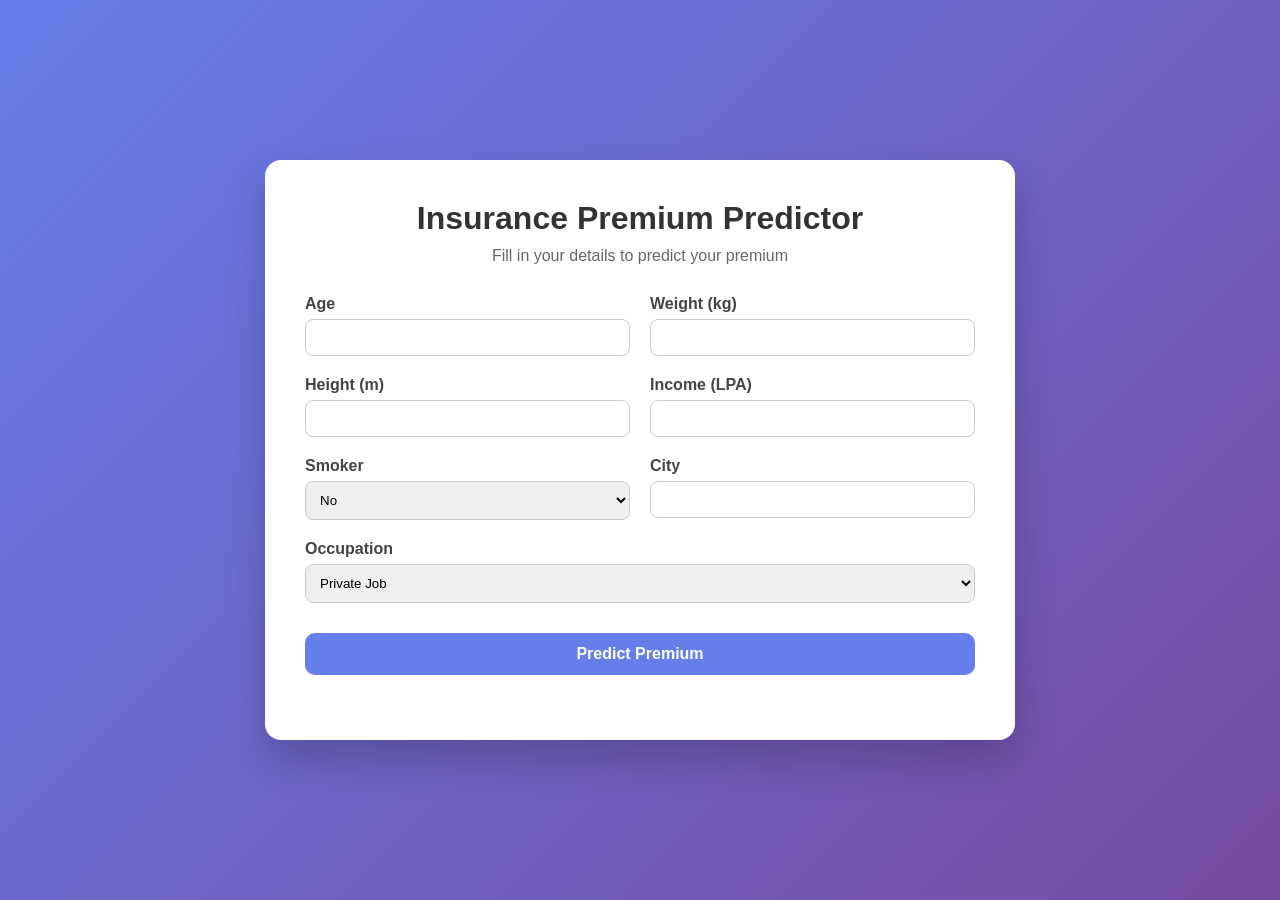
<file: fastapi/Using_ml_model/index.html>
<!DOCTYPE html>
<html lang="en">
<head>
    <meta charset="UTF-8">
    <title>Insurance Premium Predictor</title>
    <link rel="stylesheet" href="style.css">
</head>
<body>

<div class="container">
    <h1>Insurance Premium Predictor</h1>
    <p class="subtitle">Fill in your details to predict your premium</p>

    <form id="predictForm">
        <div class="grid">

            <div class="form-group">
                <label>Age</label>
                <input type="number" name="age" required min="1" max="119">
            </div>

            <div class="form-group">
                <label>Weight (kg)</label>
                <input type="number" step="0.1" name="weight" required>
            </div>

            <div class="form-group">
                <label>Height (m)</label>
                <input type="number" step="0.01" name="height" required>
            </div>

            <div class="form-group">
                <label>Income (LPA)</label>
                <input type="number" step="0.1" name="income_lpa" required>
            </div>

            <div class="form-group">
                <label>Smoker</label>
                <select name="smoker" required>
                    <option value="false">No</option>
                    <option value="true">Yes</option>
                </select>
            </div>

            <div class="form-group">
                <label>City</label>
                <input type="text" name="city" required>
            </div>

            <div class="form-group full">
                <label>Occupation</label>
                <select name="occupation" required>
                    <option value="private_job">Private Job</option>
                    <option value="government_job">Government Job</option>
                    <option value="business_owner">Business Owner</option>
                    <option value="freelancer">Freelancer</option>
                    <option value="student">Student</option>
                    <option value="retired">Retired</option>
                    <option value="unemployed">Unemployed</option>
                </select>
            </div>

        </div>

        <button type="submit">Predict Premium</button>
    </form>

    <div id="result" class="result"></div>
</div>

<script>
document.getElementById("predictForm").addEventListener("submit", async function(e) {
    e.preventDefault();

    const formData = new FormData(this);

    const data = {
        age: Number(formData.get("age")),
        weight: Number(formData.get("weight")),
        height: Number(formData.get("height")),
        income_lpa: Number(formData.get("income_lpa")),
        smoker: formData.get("smoker") === "true",
        city: formData.get("city"),
        occupation: formData.get("occupation")
    };

    const response = await fetch("http://127.0.0.1:8000/predict", {
        method: "POST",
        headers: {
            "Content-Type": "application/json"
        },
        body: JSON.stringify(data)
    });

    const result = await response.json();
    document.getElementById("result").innerHTML =
        `<h2>Predicted Premium:  ${result.predicted}</h2>`;
});
</script>

</body>
</html>
</file>
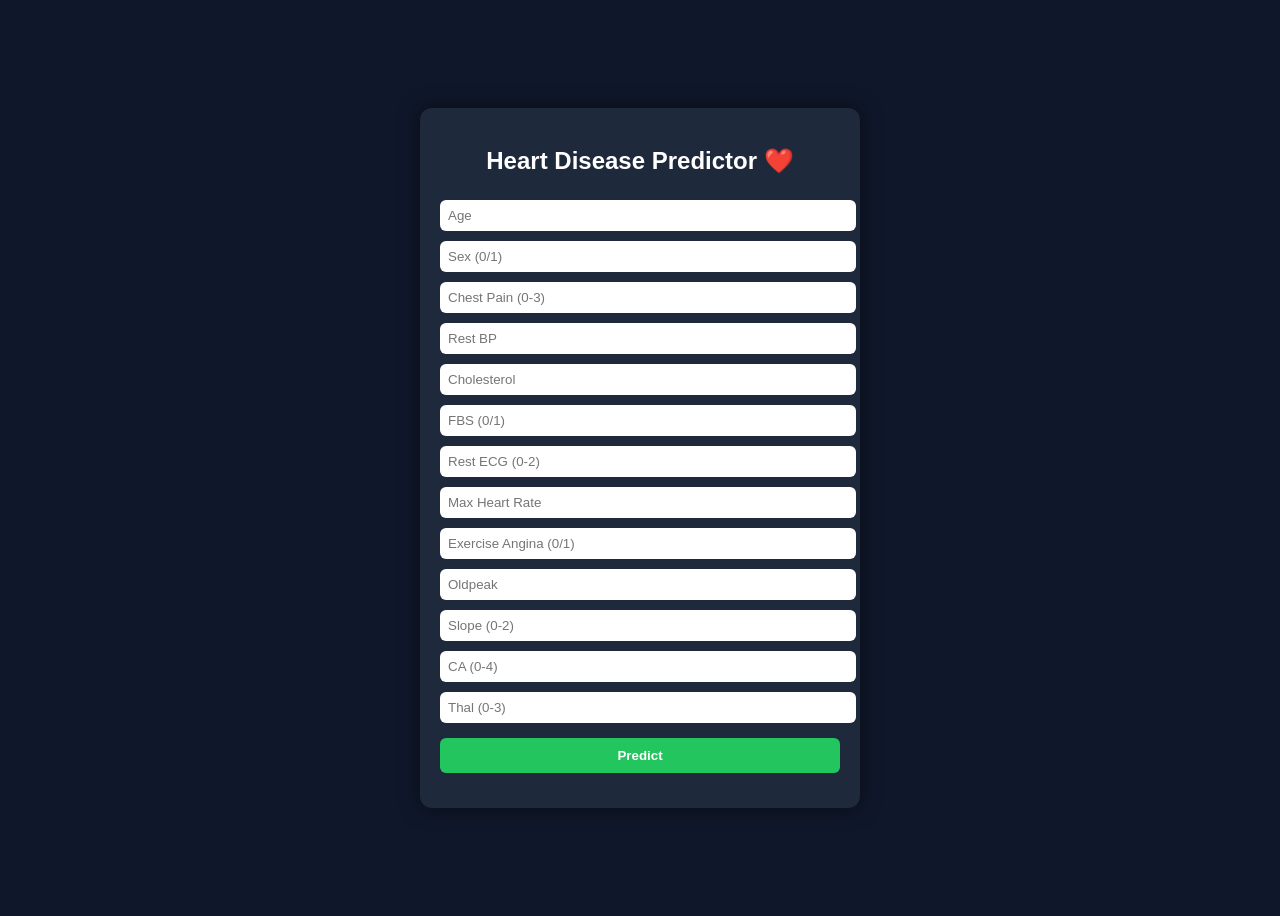
<file: ML/Heart_Disease/index.html>
<!DOCTYPE html>
<html lang="en">
<head>
  <meta charset="UTF-8">
  <title>Heart Disease Predictor ❤️</title>
  <style>
    body {
      font-family: Arial, sans-serif;
      background: #0f172a;
      color: white;
      display: flex;
      justify-content: center;
      align-items: center;
      height: 100vh;
    }

    .container {
      background: #1e293b;
      padding: 20px;
      border-radius: 12px;
      width: 400px;
      box-shadow: 0 0 20px rgba(0,0,0,0.5);
    }

    h2 {
      text-align: center;
      margin-bottom: 20px;
    }

    input {
      width: 100%;
      padding: 8px;
      margin: 5px 0;
      border-radius: 6px;
      border: none;
    }

    button {
      width: 100%;
      padding: 10px;
      margin-top: 10px;
      background: #22c55e;
      border: none;
      border-radius: 6px;
      color: white;
      font-weight: bold;
      cursor: pointer;
    }

    button:hover {
      background: #16a34a;
    }

    .result {
      margin-top: 15px;
      text-align: center;
      font-size: 18px;
    }
  </style>
</head>
<body>

<div class="container">
  <h2>Heart Disease Predictor ❤️</h2>

  <input id="age" placeholder="Age">
  <input id="sex" placeholder="Sex (0/1)">
  <input id="cp" placeholder="Chest Pain (0-3)">
  <input id="trestbps" placeholder="Rest BP">
  <input id="chol" placeholder="Cholesterol">
  <input id="fbs" placeholder="FBS (0/1)">
  <input id="restecg" placeholder="Rest ECG (0-2)">
  <input id="thalach" placeholder="Max Heart Rate">
  <input id="exang" placeholder="Exercise Angina (0/1)">
  <input id="oldpeak" placeholder="Oldpeak">
  <input id="slope" placeholder="Slope (0-2)">
  <input id="ca" placeholder="CA (0-4)">
  <input id="thal" placeholder="Thal (0-3)">

  <button onclick="predict()">Predict</button>

  <div class="result" id="result"></div>
</div>

<script>
async function predict() {
  const data = {
    age: Number(document.getElementById("age").value),
    sex: Number(document.getElementById("sex").value),
    cp: Number(document.getElementById("cp").value),
    trestbps: Number(document.getElementById("trestbps").value),
    chol: Number(document.getElementById("chol").value),
    fbs: Number(document.getElementById("fbs").value),
    restecg: Number(document.getElementById("restecg").value),
    thalach: Number(document.getElementById("thalach").value),
    exang: Number(document.getElementById("exang").value),
    oldpeak: Number(document.getElementById("oldpeak").value),
    slope: Number(document.getElementById("slope").value),
    ca: Number(document.getElementById("ca").value),
    thal: Number(document.getElementById("thal").value)
  };

  try {
    const response = await fetch("http://127.0.0.1:8000/predict", {
      method: "POST",
      headers: {
        "Content-Type": "application/json"
      },
      body: JSON.stringify(data)
    });

    const result = await response.json();

    document.getElementById("result").innerHTML =
      `Prediction: <b>${result.result}</b><br>
       Probability: ${result.probability || "N/A"}`;

  } catch (error) {
    document.getElementById("result").innerText = "Error connecting to API";
  }
}
</script>

</body>
</html>
</file>
<file: fastapi/Using_ml_model/style.css>
* {
    margin: 0;
    padding: 0;
    box-sizing: border-box;
    font-family: 'Segoe UI', sans-serif;
}

body {
    background: linear-gradient(135deg, #667eea, #764ba2);
    display: flex;
    justify-content: center;
    align-items: center;
    height: 100vh;
}

.container {
    background: white;
    padding: 40px;
    border-radius: 16px;
    width: 750px;
    box-shadow: 0 20px 40px rgba(0,0,0,0.2);
}

h1 {
    text-align: center;
    margin-bottom: 10px;
    color: #333;
}

.subtitle {
    text-align: center;
    margin-bottom: 30px;
    color: #666;
}

.grid {
    display: grid;
    grid-template-columns: 1fr 1fr;
    gap: 20px;
}

.form-group {
    display: flex;
    flex-direction: column;
}

.form-group.full {
    grid-column: span 2;
}

label {
    margin-bottom: 6px;
    font-weight: 600;
    color: #444;
}

input, select {
    padding: 10px;
    border-radius: 8px;
    border: 1px solid #ccc;
    transition: 0.3s;
}

input:focus, select:focus {
    border-color: #667eea;
    outline: none;
}

button {
    margin-top: 30px;
    width: 100%;
    padding: 12px;
    border: none;
    border-radius: 10px;
    background: #667eea;
    color: white;
    font-size: 16px;
    font-weight: 600;
    cursor: pointer;
    transition: 0.3s;
}

button:hover {
    background: #5a67d8;
}

.result {
    margin-top: 25px;
    text-align: center;
    font-size: 20px;
    font-weight: bold;
    color: #333;
}
</file>
